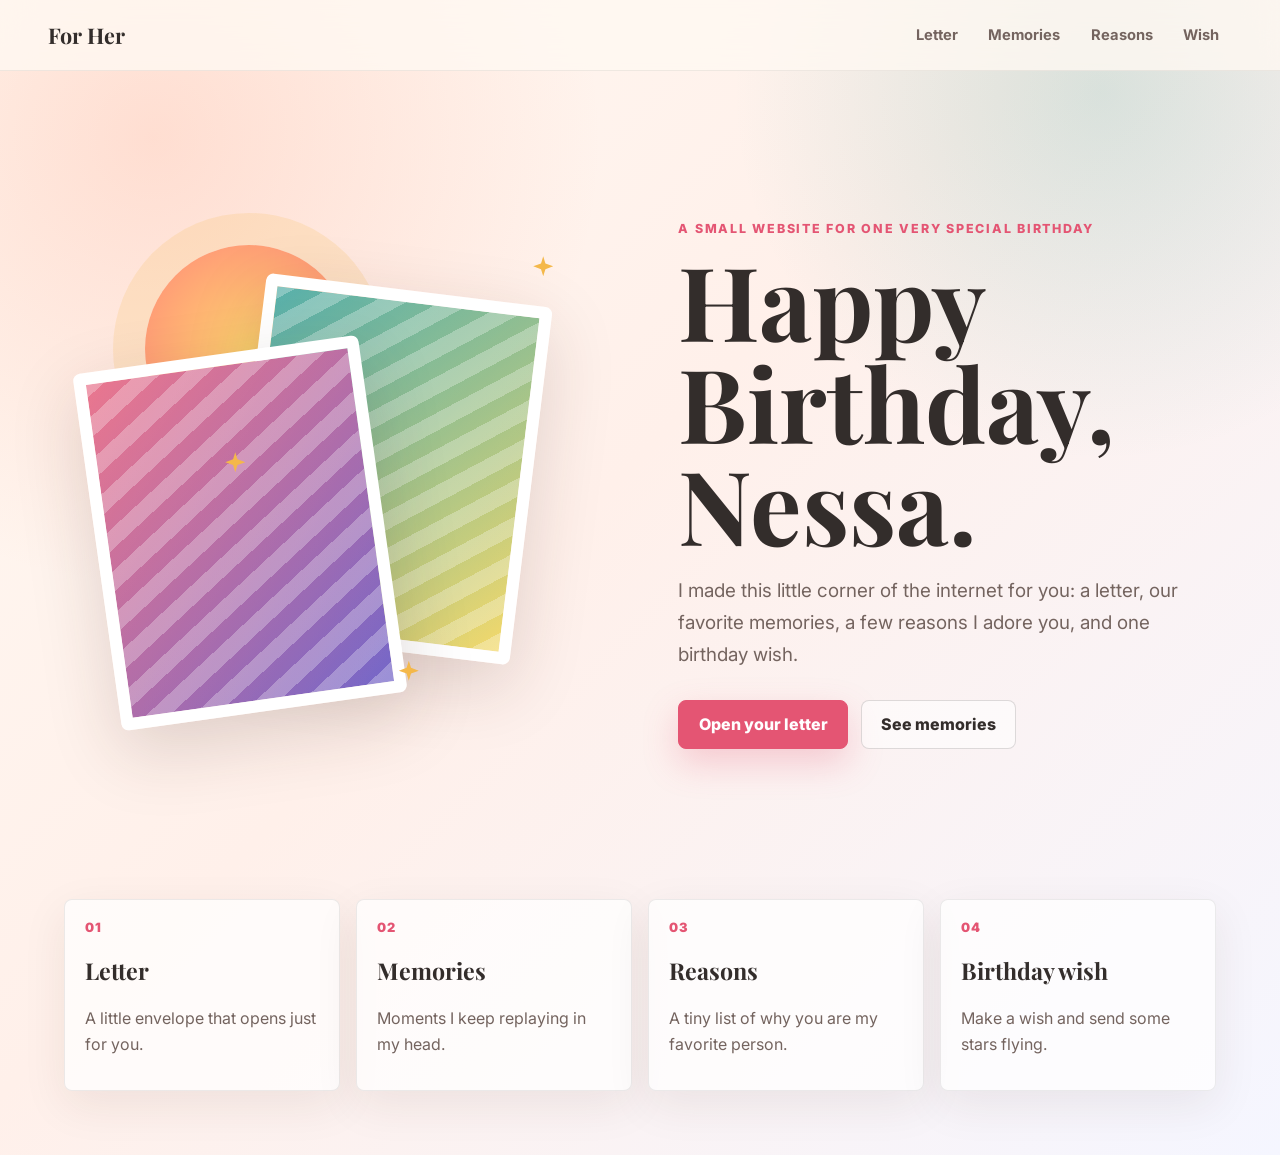
<file: birthday-site/index.html>
<!doctype html>
<html lang="en">
<head>
  <meta charset="utf-8">
  <meta name="viewport" content="width=device-width, initial-scale=1">
  <title>Happy Birthday, My Love</title>
  <link rel="preconnect" href="https://fonts.googleapis.com">
  <link rel="preconnect" href="https://fonts.gstatic.com" crossorigin>
  <link href="https://fonts.googleapis.com/css2?family=Playfair+Display:wght@600;700&family=Inter:wght@400;500;700&display=swap" rel="stylesheet">
  <link rel="stylesheet" href="styles.css">
</head>
<body>
  <header class="site-header">
    <a class="brand" href="index.html">For Her</a>
    <nav aria-label="Main navigation">
      <a href="letter.html">Letter</a>
      <a href="memories.html">Memories</a>
      <a href="reasons.html">Reasons</a>
      <a href="wish.html">Wish</a>
    </nav>
  </header>

  <main>
    <section class="hero">
      <div class="hero-art" aria-hidden="true">
        <div class="sun"></div>
        <div class="photo-frame frame-one"></div>
        <div class="photo-frame frame-two"></div>
        <div class="sparkle s1"></div>
        <div class="sparkle s2"></div>
        <div class="sparkle s3"></div>
      </div>
      <div class="hero-copy">
        <p class="eyebrow" data-home-subtitle>A small website for one very special birthday</p>
        <h1 data-home-title>Happy Birthday, <span data-gf-name>My Love</span>.</h1>
        <p class="lead" data-home-message>I made this little corner of the internet for you: a letter, our favorite memories, a few reasons I adore you, and one birthday wish.</p>
        <div class="hero-actions">
          <a class="button primary" href="letter.html">Open your letter</a>
          <a class="button ghost" href="memories.html">See memories</a>
        </div>
      </div>
    </section>

    <section class="quick-links" aria-label="Website sections">
      <a class="tile" href="letter.html">
        <span class="tile-icon">01</span>
        <strong>Letter</strong>
        <span>A little envelope that opens just for you.</span>
      </a>
      <a class="tile" href="memories.html">
        <span class="tile-icon">02</span>
        <strong>Memories</strong>
        <span>Moments I keep replaying in my head.</span>
      </a>
      <a class="tile" href="reasons.html">
        <span class="tile-icon">03</span>
        <strong>Reasons</strong>
        <span>A tiny list of why you are my favorite person.</span>
      </a>
      <a class="tile" href="wish.html">
        <span class="tile-icon">04</span>
        <strong>Birthday wish</strong>
        <span>Make a wish and send some stars flying.</span>
      </a>
    </section>
  </main>

  <script src="content.js"></script>
  <script src="script.js"></script>
</body>
</html>
</file>
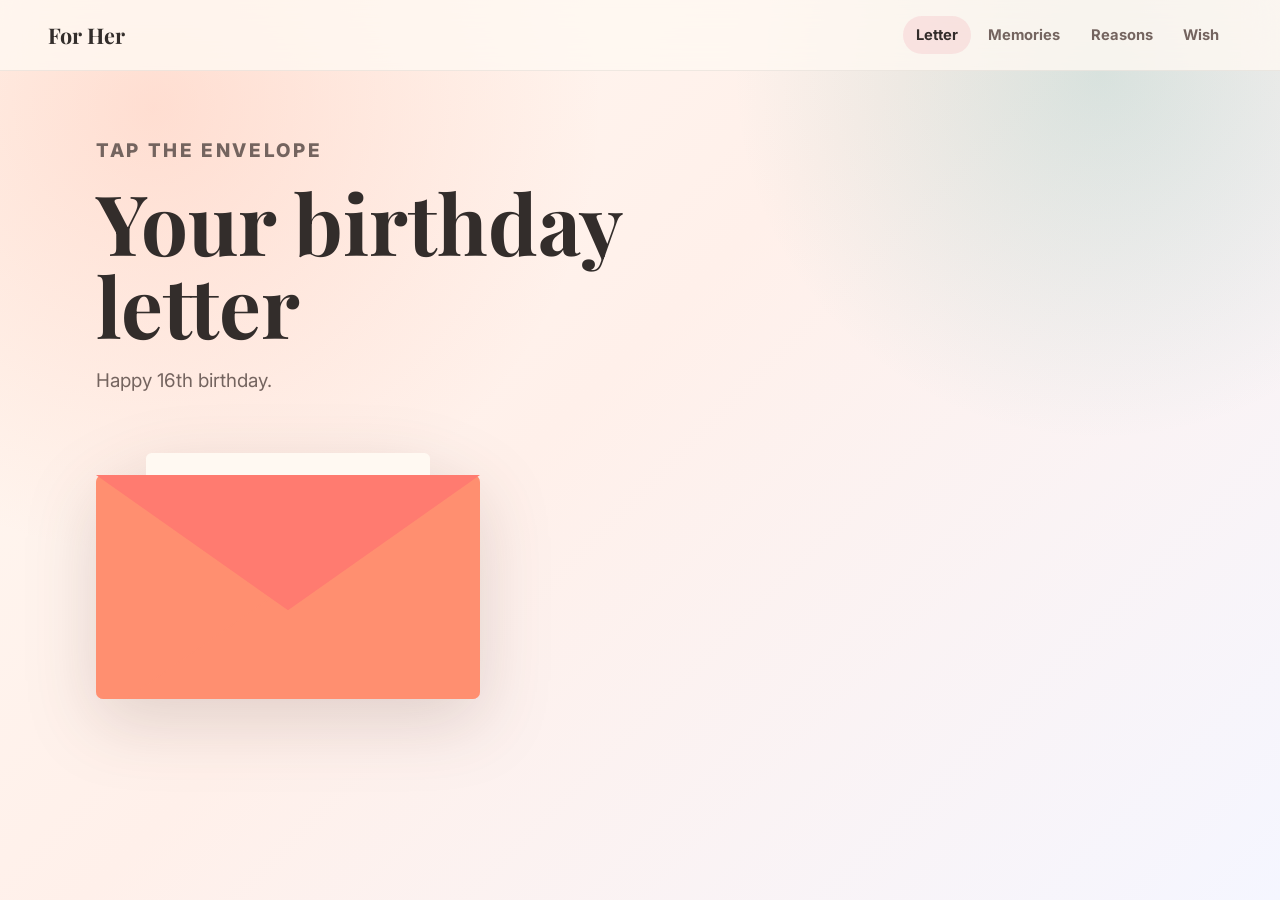
<file: birthday-site/letter.html>
<!doctype html>
<html lang="en">
<head>
  <meta charset="utf-8">
  <meta name="viewport" content="width=device-width, initial-scale=1">
  <title>Your Letter</title>
  <link rel="preconnect" href="https://fonts.googleapis.com">
  <link rel="preconnect" href="https://fonts.gstatic.com" crossorigin>
  <link href="https://fonts.googleapis.com/css2?family=Playfair+Display:wght@600;700&family=Inter:wght@400;500;700&display=swap" rel="stylesheet">
  <link rel="stylesheet" href="styles.css">
</head>
<body>
  <header class="site-header">
    <a class="brand" href="index.html">For Her</a>
    <nav aria-label="Main navigation">
      <a aria-current="page" href="letter.html">Letter</a>
      <a href="memories.html">Memories</a>
      <a href="reasons.html">Reasons</a>
      <a href="wish.html">Wish</a>
    </nav>
  </header>

  <main class="page-shell">
    <section class="page-intro">
      <p class="eyebrow">Tap the envelope</p>
      <h1 data-letter-title>Your birthday letter</h1>
      <p data-letter-intro>There are things I say all the time, and things I should say more. This is one of the more ones.</p>
    </section>

    <section class="letter-stage">
      <button class="envelope" type="button" aria-expanded="false" aria-controls="birthday-letter">
        <span class="envelope-back"></span>
        <span class="paper-preview">open me</span>
        <span class="envelope-front"></span>
        <span class="envelope-flap"></span>
      </button>

      <article class="letter-paper" id="birthday-letter" data-letter-body>
        <p>Dear <span data-gf-name>my love</span>,</p>
        <p>Happy birthday. I hope today makes you feel as loved, noticed, and celebrated as you make the people around you feel. You have this way of making ordinary days softer and brighter, and I am so lucky I get to know you up close.</p>
        <p>I love your laugh, your heart, your little habits, your patience with me, and the way being around you makes everything feel more like home.</p>
        <p>This year, I hope life gives you more peace, more joy, more reasons to smile, and more moments where you realize how deeply you are loved.</p>
        <p class="signature">Always,<br><span data-your-name>Me</span></p>
      </article>
    </section>
  </main>

  <script src="content.js"></script>
  <script src="script.js"></script>
</body>
</html>
</file>
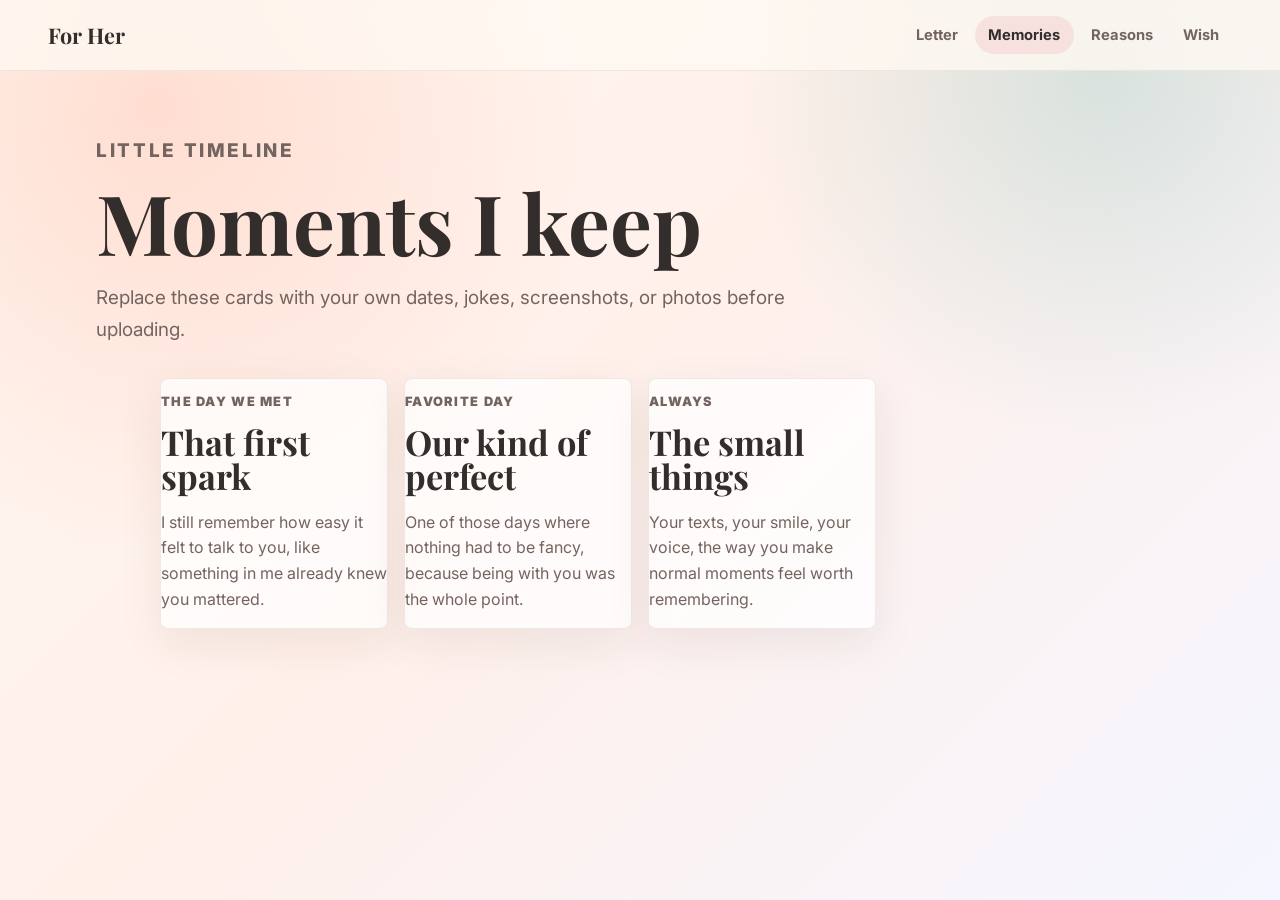
<file: birthday-site/memories.html>
<!doctype html>
<html lang="en">
<head>
  <meta charset="utf-8">
  <meta name="viewport" content="width=device-width, initial-scale=1">
  <title>Our Memories</title>
  <link rel="preconnect" href="https://fonts.googleapis.com">
  <link rel="preconnect" href="https://fonts.gstatic.com" crossorigin>
  <link href="https://fonts.googleapis.com/css2?family=Playfair+Display:wght@600;700&family=Inter:wght@400;500;700&display=swap" rel="stylesheet">
  <link rel="stylesheet" href="styles.css">
</head>
<body>
  <header class="site-header">
    <a class="brand" href="index.html">For Her</a>
    <nav aria-label="Main navigation">
      <a href="letter.html">Letter</a>
      <a aria-current="page" href="memories.html">Memories</a>
      <a href="reasons.html">Reasons</a>
      <a href="wish.html">Wish</a>
    </nav>
  </header>

  <main class="page-shell">
    <section class="page-intro">
      <p class="eyebrow">Little timeline</p>
      <h1>Moments I keep</h1>
      <p>Replace these cards with your own dates, jokes, screenshots, or photos before uploading.</p>
    </section>

    <section class="memory-grid" data-memory-grid>
      <article class="memory-card">
        <div class="memory-visual visual-a"></div>
        <p class="memory-date">The day we met</p>
        <h2>That first spark</h2>
        <p>I still remember how easy it felt to talk to you, like something in me already knew you mattered.</p>
      </article>
      <article class="memory-card">
        <div class="memory-visual visual-b"></div>
        <p class="memory-date">Favorite day</p>
        <h2>Our kind of perfect</h2>
        <p>One of those days where nothing had to be fancy, because being with you was the whole point.</p>
      </article>
      <article class="memory-card">
        <div class="memory-visual visual-c"></div>
        <p class="memory-date">Always</p>
        <h2>The small things</h2>
        <p>Your texts, your smile, your voice, the way you make normal moments feel worth remembering.</p>
      </article>
    </section>
  </main>

  <script src="content.js"></script>
  <script src="script.js"></script>
</body>
</html>
</file>
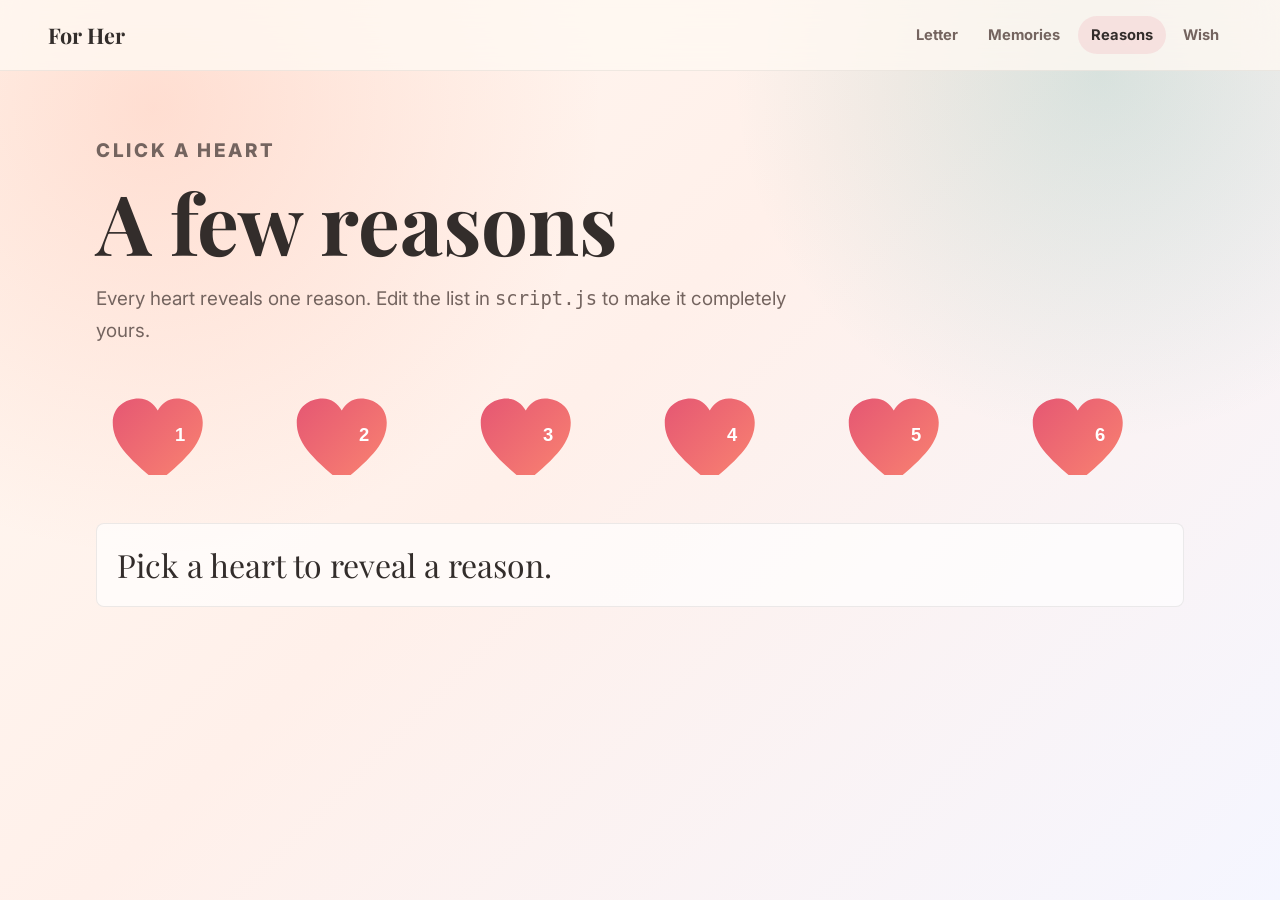
<file: birthday-site/reasons.html>
<!doctype html>
<html lang="en">
<head>
  <meta charset="utf-8">
  <meta name="viewport" content="width=device-width, initial-scale=1">
  <title>Reasons I Love You</title>
  <link rel="preconnect" href="https://fonts.googleapis.com">
  <link rel="preconnect" href="https://fonts.gstatic.com" crossorigin>
  <link href="https://fonts.googleapis.com/css2?family=Playfair+Display:wght@600;700&family=Inter:wght@400;500;700&display=swap" rel="stylesheet">
  <link rel="stylesheet" href="styles.css">
</head>
<body>
  <header class="site-header">
    <a class="brand" href="index.html">For Her</a>
    <nav aria-label="Main navigation">
      <a href="letter.html">Letter</a>
      <a href="memories.html">Memories</a>
      <a aria-current="page" href="reasons.html">Reasons</a>
      <a href="wish.html">Wish</a>
    </nav>
  </header>

  <main class="page-shell">
    <section class="page-intro">
      <p class="eyebrow">Click a heart</p>
      <h1>A few reasons</h1>
      <p>Every heart reveals one reason. Edit the list in <code>script.js</code> to make it completely yours.</p>
    </section>

    <section class="reason-board" aria-label="Reasons I love you">
      <button class="heart-button" type="button" data-reason-index="0">1</button>
      <button class="heart-button" type="button" data-reason-index="1">2</button>
      <button class="heart-button" type="button" data-reason-index="2">3</button>
      <button class="heart-button" type="button" data-reason-index="3">4</button>
      <button class="heart-button" type="button" data-reason-index="4">5</button>
      <button class="heart-button" type="button" data-reason-index="5">6</button>
    </section>

    <p class="reason-output" aria-live="polite">Pick a heart to reveal a reason.</p>
  </main>

  <script src="content.js"></script>
  <script src="script.js"></script>
</body>
</html>
</file>
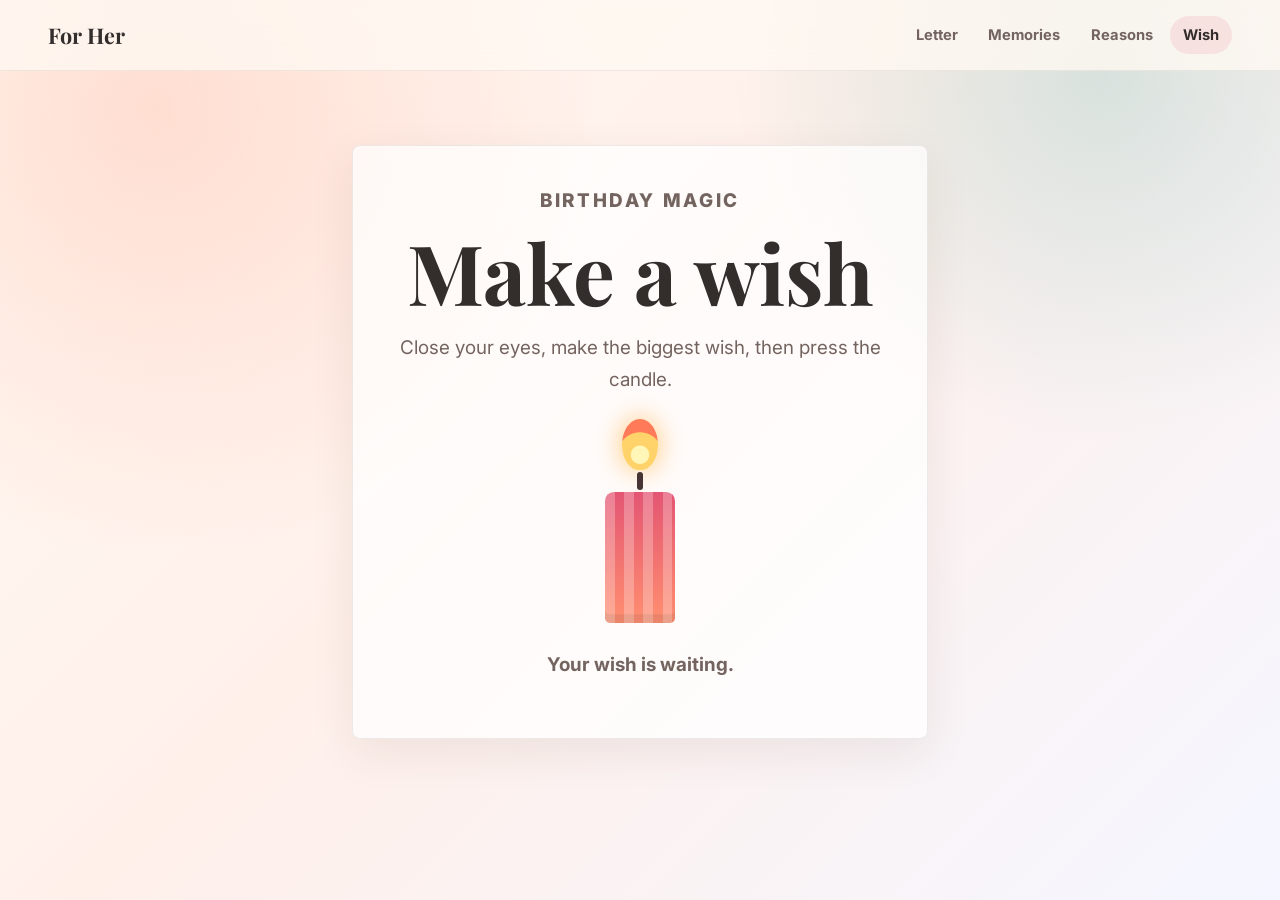
<file: birthday-site/wish.html>
<!doctype html>
<html lang="en">
<head>
  <meta charset="utf-8">
  <meta name="viewport" content="width=device-width, initial-scale=1">
  <title>Make a Wish</title>
  <link rel="preconnect" href="https://fonts.googleapis.com">
  <link rel="preconnect" href="https://fonts.gstatic.com" crossorigin>
  <link href="https://fonts.googleapis.com/css2?family=Playfair+Display:wght@600;700&family=Inter:wght@400;500;700&display=swap" rel="stylesheet">
  <link rel="stylesheet" href="styles.css">
</head>
<body>
  <header class="site-header">
    <a class="brand" href="index.html">For Her</a>
    <nav aria-label="Main navigation">
      <a href="letter.html">Letter</a>
      <a href="memories.html">Memories</a>
      <a href="reasons.html">Reasons</a>
      <a aria-current="page" href="wish.html">Wish</a>
    </nav>
  </header>

  <main class="wish-page">
    <section class="wish-panel">
      <p class="eyebrow">Birthday magic</p>
      <h1 data-wish-title>Make a wish</h1>
      <p data-wish-message>Close your eyes, make the biggest wish, then press the candle.</p>
      <button class="candle-button" type="button" aria-label="Blow out the birthday candle">
        <span class="flame"></span>
        <span class="wick"></span>
        <span class="candle"></span>
      </button>
      <p class="wish-message" aria-live="polite">Your wish is waiting.</p>
    </section>
    <div class="star-field" aria-hidden="true"></div>
  </main>

  <script src="content.js"></script>
  <script src="script.js"></script>
</body>
</html>
</file>
<file: birthday-site/styles.css>
:root {
  --ink: #332d2b;
  --muted: #74645f;
  --paper: #fff9f2;
  --cream: #fff2df;
  --rose: #e45573;
  --coral: #ff8f70;
  --gold: #f4b84a;
  --teal: #2f9c95;
  --violet: #7467c9;
  --shadow: 0 24px 70px rgba(67, 38, 31, .17);
}

* {
  box-sizing: border-box;
}

body {
  margin: 0;
  min-height: 100vh;
  color: var(--ink);
  font-family: Inter, system-ui, sans-serif;
  background:
    radial-gradient(circle at 12% 12%, rgba(255, 143, 112, .24), transparent 28rem),
    radial-gradient(circle at 86% 8%, rgba(47, 156, 149, .18), transparent 23rem),
    linear-gradient(135deg, #fff9f2 0%, #fff0ea 45%, #f5f6ff 100%);
}

a {
  color: inherit;
  text-decoration: none;
}

.site-header {
  position: sticky;
  top: 0;
  z-index: 20;
  display: flex;
  align-items: center;
  justify-content: space-between;
  gap: 1rem;
  padding: 1rem clamp(1rem, 4vw, 3rem);
  background: rgba(255, 249, 242, .78);
  border-bottom: 1px solid rgba(51, 45, 43, .08);
  backdrop-filter: blur(16px);
}

.brand {
  font-family: "Playfair Display", serif;
  font-size: 1.35rem;
  font-weight: 700;
}

nav {
  display: flex;
  flex-wrap: wrap;
  justify-content: flex-end;
  gap: .25rem;
}

nav a {
  min-height: 2.35rem;
  padding: .62rem .82rem;
  border-radius: 999px;
  color: var(--muted);
  font-size: .92rem;
  font-weight: 700;
}

nav a:hover,
nav a[aria-current="page"] {
  color: var(--ink);
  background: rgba(228, 85, 115, .12);
}

.hero {
  display: grid;
  grid-template-columns: minmax(18rem, 1fr) minmax(19rem, 1fr);
  align-items: center;
  gap: clamp(2rem, 6vw, 5rem);
  min-height: calc(100vh - 4.5rem);
  padding: clamp(2rem, 5vw, 5rem);
}

.hero-copy {
  max-width: 42rem;
}

.eyebrow {
  margin: 0 0 .8rem;
  color: var(--rose);
  font-size: .78rem;
  font-weight: 800;
  letter-spacing: .14em;
  text-transform: uppercase;
}

h1,
h2 {
  font-family: "Playfair Display", serif;
  line-height: 1;
}

h1 {
  margin: 0;
  font-size: clamp(3.1rem, 8vw, 7.8rem);
}

h2 {
  margin: .4rem 0 .6rem;
  font-size: clamp(1.55rem, 3vw, 2.15rem);
}

.lead,
.page-intro p,
.wish-panel p {
  color: var(--muted);
  font-size: clamp(1rem, 2vw, 1.18rem);
  line-height: 1.7;
}

.hero-actions {
  display: flex;
  flex-wrap: wrap;
  gap: .8rem;
  margin-top: 1.8rem;
}

.button {
  display: inline-flex;
  align-items: center;
  justify-content: center;
  min-height: 3rem;
  padding: .85rem 1.2rem;
  border: 1px solid rgba(51, 45, 43, .16);
  border-radius: .5rem;
  font-weight: 800;
}

.button.primary {
  color: white;
  background: var(--rose);
  border-color: var(--rose);
  box-shadow: 0 14px 35px rgba(228, 85, 115, .26);
}

.button.ghost {
  background: rgba(255, 255, 255, .55);
}

.hero-art {
  position: relative;
  min-height: 34rem;
}

.sun {
  position: absolute;
  inset: 6% auto auto 15%;
  width: 13rem;
  aspect-ratio: 1;
  border-radius: 50%;
  background: radial-gradient(circle, #ffd470, #ff9e76 72%);
  box-shadow: 0 0 0 2rem rgba(244, 184, 74, .18);
}

.photo-frame {
  position: absolute;
  width: min(24vw, 18rem);
  min-width: 13rem;
  aspect-ratio: 4 / 5;
  border: .8rem solid white;
  border-radius: .45rem;
  box-shadow: var(--shadow);
}

.photo-frame::before {
  content: "";
  position: absolute;
  inset: 0;
  background:
    linear-gradient(135deg, rgba(255, 255, 255, .2), transparent),
    repeating-linear-gradient(-35deg, rgba(255, 255, 255, .28) 0 1rem, transparent 1rem 2rem);
}

.frame-one {
  right: 13%;
  top: 14%;
  transform: rotate(7deg);
  background: linear-gradient(135deg, var(--teal), #f3d96c);
}

.frame-two {
  left: 6%;
  bottom: 8%;
  transform: rotate(-8deg);
  background: linear-gradient(135deg, var(--rose), var(--violet));
}

.sparkle {
  position: absolute;
  width: 1.25rem;
  aspect-ratio: 1;
  background: var(--gold);
  clip-path: polygon(50% 0, 61% 36%, 100% 50%, 61% 64%, 50% 100%, 39% 64%, 0 50%, 39% 36%);
  animation: twinkle 1.8s ease-in-out infinite alternate;
}

.s1 { right: 9%; top: 8%; }
.s2 { left: 30%; top: 44%; animation-delay: .4s; }
.s3 { right: 34%; bottom: 14%; animation-delay: .8s; }

.quick-links,
.memory-grid {
  display: grid;
  grid-template-columns: repeat(4, minmax(0, 1fr));
  gap: 1rem;
  padding: 0 clamp(1rem, 5vw, 5rem) 4rem;
}

.tile,
.memory-card,
.letter-paper,
.wish-panel {
  background: rgba(255, 255, 255, .72);
  border: 1px solid rgba(51, 45, 43, .09);
  border-radius: .5rem;
  box-shadow: 0 14px 45px rgba(67, 38, 31, .08);
}

.tile {
  display: grid;
  gap: .5rem;
  min-height: 12rem;
  padding: 1.25rem;
}

.tile-icon,
.memory-date {
  color: var(--rose);
  font-size: .8rem;
  font-weight: 900;
  letter-spacing: .1em;
  text-transform: uppercase;
}

.tile strong {
  font-family: "Playfair Display", serif;
  font-size: 1.45rem;
}

.tile span:last-child,
.memory-card p {
  color: var(--muted);
  line-height: 1.6;
}

.page-shell {
  width: min(72rem, 100%);
  margin: 0 auto;
  padding: clamp(2rem, 5vw, 4rem) clamp(1rem, 4vw, 2rem) 4rem;
}

.page-intro {
  max-width: 45rem;
  margin-bottom: 2rem;
}

.page-intro h1,
.wish-panel h1 {
  font-size: clamp(2.6rem, 7vw, 5.2rem);
}

.letter-stage {
  display: grid;
  grid-template-columns: minmax(17rem, 24rem) minmax(18rem, 1fr);
  align-items: center;
  gap: clamp(1.2rem, 5vw, 3rem);
}

.envelope {
  position: relative;
  display: grid;
  place-items: center;
  width: 100%;
  max-width: 24rem;
  aspect-ratio: 1.42;
  margin: 0;
  padding: 0;
  border: 0;
  background: transparent;
  cursor: pointer;
  filter: drop-shadow(0 22px 35px rgba(67, 38, 31, .16));
}

.envelope-back,
.envelope-front,
.envelope-flap,
.paper-preview {
  position: absolute;
}

.envelope-back {
  inset: 17% 0 0;
  background: #ffb09d;
  border-radius: .45rem;
}

.paper-preview {
  top: 9%;
  width: 74%;
  height: 58%;
  display: grid;
  place-items: center;
  color: var(--muted);
  background: var(--paper);
  border-radius: .35rem;
  font-family: "Playfair Display", serif;
  font-size: 1.45rem;
  transition: transform .55s ease;
}

.envelope-front {
  inset: 17% 0 0;
  background:
    linear-gradient(145deg, transparent 49.5%, #ff8f70 50%),
    linear-gradient(215deg, transparent 49.5%, #ff8f70 50%),
    linear-gradient(0deg, #ff9a84, #ffb09d);
  border-radius: .45rem;
}

.envelope-flap {
  top: 17%;
  left: 0;
  width: 100%;
  height: 50%;
  transform-origin: top;
  background: #ff7b70;
  clip-path: polygon(0 0, 100% 0, 50% 100%);
  transition: transform .55s ease;
}

.envelope.open .envelope-flap {
  transform: rotateX(180deg);
}

.envelope.open .paper-preview {
  transform: translateY(-28%);
}

.letter-paper {
  max-height: 0;
  overflow: hidden;
  padding: 0 1.4rem;
  opacity: 0;
  transform: translateY(1rem);
  transition: max-height .7s ease, opacity .35s ease, padding .35s ease, transform .35s ease;
}

.letter-paper.show {
  max-height: 44rem;
  padding: 1.5rem;
  opacity: 1;
  transform: translateY(0);
}

.letter-paper p {
  color: var(--muted);
  font-size: 1.05rem;
  line-height: 1.8;
}

.signature {
  color: var(--ink) !important;
  font-family: "Playfair Display", serif;
  font-size: 1.25rem !important;
}


.visual-a { background: linear-gradient(135deg, #ff8f70, #ffd470 48%, #2f9c95); }
.visual-b { background: linear-gradient(135deg, #7467c9, #e45573 52%, #fff2df); }
.visual-c { background: linear-gradient(135deg, #2f9c95, #f4b84a 55%, #ff8f70); }

.reason-board {
  display: grid;
  grid-template-columns: repeat(6, minmax(4.3rem, 1fr));
  gap: 1rem;
}

.heart-button {
  position: relative;
  min-height: 7rem;
  border: 0;
  color: white;
  background: transparent;
  font-size: 1.15rem;
  font-weight: 900;
  cursor: pointer;
}

.heart-button::before {
  content: "";
  position: absolute;
  inset: 14% 7%;
  z-index: -1;
  background: linear-gradient(135deg, var(--rose), var(--coral));
  clip-path: path("M 50 88 C 18 62 5 47 5 28 C 5 13 17 4 31 4 C 40 4 46 9 50 16 C 54 9 60 4 69 4 C 83 4 95 13 95 28 C 95 47 82 62 50 88 Z");
  transform: scale(1);
  transition: transform .2s ease, filter .2s ease;
}

.heart-button:hover::before,
.heart-button.active::before {
  transform: scale(1.08);
  filter: brightness(1.04);
}

.reason-output {
  min-height: 5rem;
  margin: 2rem 0 0;
  padding: 1.25rem;
  color: var(--ink);
  background: rgba(255, 255, 255, .66);
  border: 1px solid rgba(51, 45, 43, .09);
  border-radius: .5rem;
  font-family: "Playfair Display", serif;
  font-size: clamp(1.35rem, 3vw, 2rem);
  line-height: 1.3;
}

.wish-page {
  position: relative;
  display: grid;
  place-items: center;
  min-height: calc(100vh - 4.5rem);
  padding: 2rem;
  overflow: hidden;
}

.wish-panel {
  position: relative;
  z-index: 2;
  width: min(36rem, 100%);
  padding: clamp(1.4rem, 4vw, 2.4rem);
  text-align: center;
}

.candle-button {
  position: relative;
  display: grid;
  justify-items: center;
  width: 8rem;
  height: 13rem;
  margin: 1.4rem auto;
  border: 0;
  background: transparent;
  cursor: pointer;
}

.flame {
  width: 2.2rem;
  height: 3.2rem;
  border-radius: 50% 50% 48% 48%;
  background: radial-gradient(circle at 50% 70%, #fff6b7 0 22%, #ffd36a 24% 55%, #ff7a59 57%);
  box-shadow: 0 0 26px rgba(255, 180, 66, .72);
  animation: flicker .9s ease-in-out infinite alternate;
}

.wick {
  width: .35rem;
  height: 1.1rem;
  background: #473533;
  border-radius: 999px;
}

.candle {
  width: 4.4rem;
  height: 8.2rem;
  border-radius: .55rem .55rem .3rem .3rem;
  background:
    repeating-linear-gradient(90deg, rgba(255,255,255,.26) 0 .6rem, transparent .6rem 1.2rem),
    linear-gradient(#e45573, #ff8f70);
  box-shadow: inset 0 -.55rem rgba(51,45,43,.09);
}

.candle-button.out .flame {
  opacity: 0;
  transform: scale(.2) translateY(.8rem);
  transition: opacity .25s ease, transform .25s ease;
  animation: none;
}

.wish-message {
  min-height: 2rem;
  font-weight: 700;
}

.star {
  position: absolute;
  width: .75rem;
  aspect-ratio: 1;
  background: var(--gold);
  clip-path: polygon(50% 0, 61% 35%, 98% 35%, 68% 56%, 79% 91%, 50% 70%, 21% 91%, 32% 56%, 2% 35%, 39% 35%);
  animation: rise 1.5s ease-out forwards;
}

@keyframes twinkle {
  to { transform: scale(1.35) rotate(18deg); }
}

@keyframes flicker {
  from { transform: rotate(-3deg) scale(.96); }
  to { transform: rotate(4deg) scale(1.05); }
}

@keyframes rise {
  0% { opacity: 0; transform: translateY(0) scale(.45) rotate(0deg); }
  20% { opacity: 1; }
  100% { opacity: 0; transform: translateY(-14rem) scale(1.25) rotate(160deg); }
}

@media (max-width: 860px) {
  .site-header {
    align-items: flex-start;
    flex-direction: column;
  }

  nav {
    justify-content: flex-start;
  }

  .hero,
  .letter-stage {
    grid-template-columns: 1fr;
  }

  .hero {
    min-height: auto;
  }

  .hero-art {
    order: -1;
    min-height: 24rem;
  }

  .quick-links,
  .memory-grid {
    grid-template-columns: 1fr;
  }

  .reason-board {
    grid-template-columns: repeat(3, minmax(0, 1fr));
  }
}

@media (max-width: 520px) {
  nav a {
    padding-inline: .62rem;
    font-size: .84rem;
  }

  .photo-frame {
    min-width: 10.5rem;
  }

  .reason-board {
    gap: .5rem;
  }

  .heart-button {
    min-height: 5.7rem;
  }
}
</file>
